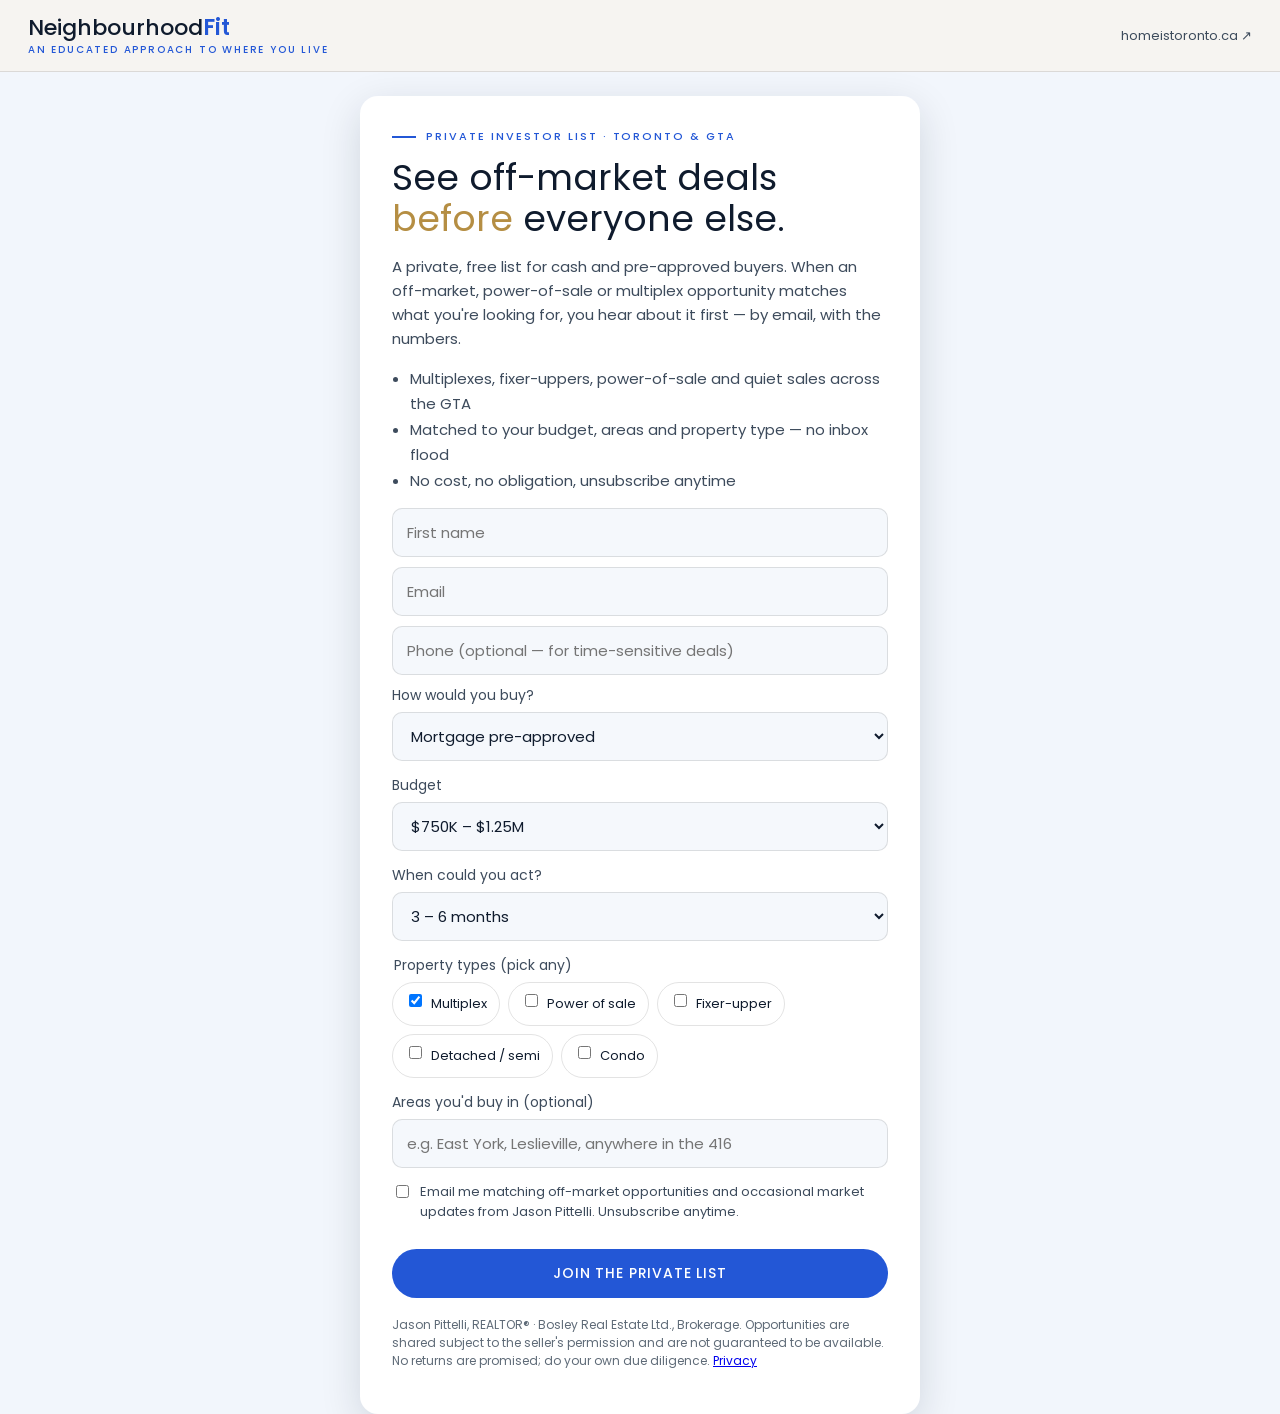
<file: offmarket.html>
<!doctype html>
<html lang="en">
<head>
  <meta charset="utf-8" />
  <meta name="viewport" content="width=device-width, initial-scale=1" />
  <title>Private Off-Market List — Toronto investors | Jason Pittelli, REALTOR®</title>
  <meta name="description" content="Join a private list of Toronto off-market, power-of-sale and multiplex opportunities for cash and pre-approved buyers. Free to join." />
  <link rel="icon" href="favicon.svg" type="image/svg+xml" />
  <link rel="preconnect" href="https://fonts.googleapis.com" />
  <link rel="preconnect" href="https://fonts.gstatic.com" crossorigin />
  <link rel="stylesheet" href="https://fonts.googleapis.com/css2?family=Poppins:wght@300;400;500;600&display=swap" />
  <link rel="stylesheet" href="styles.css?v=10" />
  <style>
    body { background: var(--sky); }
    .om { max-width: 560px; margin: 96px auto 48px; padding: 32px; background: #fff; border-radius: 18px; box-shadow: 0 12px 40px rgba(15,27,45,.14); }
    .om ul.points { padding-left: 18px; color: var(--slate); line-height: 1.7; font-size: 15px; }
    .om fieldset { border: 0; padding: 0; margin: 0 0 14px; }
    .om legend { font-size: 14px; color: var(--slate); margin-bottom: 6px; }
    .om .chips { display: flex; flex-wrap: wrap; gap: 8px; }
    .om .chips label { display: inline-flex; gap: 6px; align-items: center; margin: 0; padding: 8px 12px; border: 1px solid var(--line); border-radius: 999px; font-size: 13px; color: var(--navy); }
    .om .hp { position: absolute; left: -9999px; }
    .om .done { color: #1e7b34; font-weight: 500; }
    .om .fine { font-size: 12px; color: var(--muted); margin-top: 18px; line-height: 1.5; }
  </style>
</head>
<body>
  <header class="topbar">
    <a class="logo" href="./"><span class="logo-a">Neighbourhood</span><span class="logo-b">Fit</span><small>An educated approach to where you live</small></a>
    <a class="tag" href="https://homeistoronto.ca" target="_blank" rel="noopener">homeistoronto.ca ↗</a>
  </header>

  <main class="om">
    <p class="eyebrow">Private investor list · Toronto &amp; GTA</p>
    <h1>See off-market deals <em>before</em> everyone else.</h1>
    <p class="lead">A private, free list for cash and pre-approved buyers. When an off-market, power-of-sale or multiplex opportunity matches what you're looking for, you hear about it first — by email, with the numbers.</p>
    <ul class="points">
      <li>Multiplexes, fixer-uppers, power-of-sale and quiet sales across the GTA</li>
      <li>Matched to your budget, areas and property type — no inbox flood</li>
      <li>No cost, no obligation, unsubscribe anytime</li>
    </ul>

    <form id="om-form" novalidate>
      <input id="name" placeholder="First name" required autocomplete="given-name" />
      <input id="email" type="email" placeholder="Email" required autocomplete="email" />
      <input id="phone" type="tel" placeholder="Phone (optional — for time-sensitive deals)" autocomplete="tel" />
      <input class="hp" id="website" name="website" tabindex="-1" autocomplete="off" aria-hidden="true" />

      <label>How would you buy?
        <select id="power">
          <option value="cash">Cash</option>
          <option value="preapproved" selected>Mortgage pre-approved</option>
          <option value="financing">Still arranging financing</option>
        </select>
      </label>
      <label>Budget
        <select id="budget">
          <option>Under $750K</option>
          <option selected>$750K – $1.25M</option>
          <option>$1.25M – $2M</option>
          <option>$2M+</option>
        </select>
      </label>
      <label>When could you act?
        <select id="timeline">
          <option value="0-3">Within 3 months</option>
          <option value="3-6" selected>3 – 6 months</option>
          <option value="6-12">6 – 12 months</option>
          <option value="12+">Just watching the market</option>
        </select>
      </label>
      <fieldset>
        <legend>Property types (pick any)</legend>
        <div class="chips" id="types">
          <label><input type="checkbox" value="Multiplex" checked /> Multiplex</label>
          <label><input type="checkbox" value="Power of sale" /> Power of sale</label>
          <label><input type="checkbox" value="Fixer-upper" /> Fixer-upper</label>
          <label><input type="checkbox" value="Detached/semi" /> Detached / semi</label>
          <label><input type="checkbox" value="Condo" /> Condo</label>
        </div>
      </fieldset>
      <label>Areas you'd buy in (optional)
        <input id="areas" placeholder="e.g. East York, Leslieville, anywhere in the 416" />
      </label>
      <label class="check small"><input type="checkbox" id="consent" required /> Email me matching off-market opportunities and occasional market updates from Jason Pittelli. Unsubscribe anytime.</label>
      <p class="small" id="err" role="alert"></p>
      <button class="btn primary" type="submit">Join the private list</button>
    </form>

    <p class="fine">Jason Pittelli, REALTOR® · Bosley Real Estate Ltd., Brokerage. Opportunities are shared subject to the seller's permission and are not guaranteed to be available. No returns are promised; do your own due diligence. <a href="privacy.html">Privacy</a></p>
  </main>

  <script src="config.js?v=10"></script>
  <script>
  (() => {
    const C = window.CONFIG, $ = (s) => document.querySelector(s);
    if (C.googleAdsId) {
      const s = document.createElement("script"); s.async = true;
      s.src = "https://www.googletagmanager.com/gtag/js?id=" + encodeURIComponent(C.googleAdsId);
      document.head.appendChild(s);
      window.dataLayer = window.dataLayer || [];
      window.gtag = function () { dataLayer.push(arguments); };
      gtag("js", new Date()); gtag("config", C.googleAdsId);
    }
    const score = (d) => {
      let s = { cash: 50, preapproved: 35, financing: 0 }[d.power] || 0;
      s += { "0-3": 30, "3-6": 15 }[d.timeline] || 0;
      if (d.phone) s += 15;
      return { score: s, tier: s >= 60 ? "HOT" : s >= 30 ? "WARM" : "NURTURE" };
    };
    let busy = false;
    $("#om-form").addEventListener("submit", async (e) => {
      e.preventDefault();
      if (busy) return;
      const name = $("#name").value.trim(), email = $("#email").value.trim();
      if (!name || !/^[^\s@]+@[^\s@]+\.[^\s@]{2,}$/.test(email) || !$("#consent").checked) {
        $("#err").textContent = "Please add your first name, a valid email and tick the consent box.";
        return;
      }
      busy = true;
      if ($("#website").value) { $("#om-form").innerHTML = '<p class="done">✓ Thanks — you\'re on the list.</p>'; return; } // spam trap: no lead, no ad conversion
      const btn = $("#om-form button"); btn.disabled = true; btn.textContent = "Adding you…";
      const q = new URLSearchParams(location.search);
      const power = $("#power").value;
      const types = [...document.querySelectorAll("#types input:checked")].map((i) => i.value).join(", ");
      const lead = {
        createdAt: new Date().toISOString(), name, email,
        phone: $("#phone").value.trim(), website: $("#website").value,
        stage: "CASH BUYER LIST — " + $("#power").selectedOptions[0].text,
        timeline: $("#timeline").value, preapproved: power !== "financing",
        budget: $("#budget").value,
        topMatches: "Types: " + (types || "any") + " | Areas: " + ($("#areas").value.trim() || "any"),
        priorities: "offmarket-list",
        source: q.get("utm_source") || document.referrer || "direct",
        campaign: [q.get("utm_campaign"), q.get("gclid") && "gclid:" + q.get("gclid")].filter(Boolean).join(" ")
      };
      Object.assign(lead, score({ power, timeline: lead.timeline, phone: lead.phone }));
      try {
        if (C.leadEndpoint) await fetch(C.leadEndpoint, { method: "POST", mode: "no-cors", headers: { "Content-Type": "text/plain" }, body: JSON.stringify(lead) });
      } catch (err) { console.warn("Signup send failed", err); }
      try { localStorage.setItem("nf_offmarket_signup", JSON.stringify(lead)); } catch (_) {}
      if (window.gtag && C.googleAdsId && C.googleAdsLeadLabel) {
        gtag("event", "conversion", { send_to: C.googleAdsId + "/" + C.googleAdsLeadLabel, value: lead.tier === "HOT" ? 50 : lead.tier === "WARM" ? 20 : 5, currency: "CAD" });
      }
      $("#om-form").innerHTML = '<p class="done">✓ You\'re on the list, ' + name.replace(/[<>&"]/g, "") + '. Jason will email you when a matching opportunity comes up.</p>';
    });
  })();
  </script>
</body>
</html>
</file>
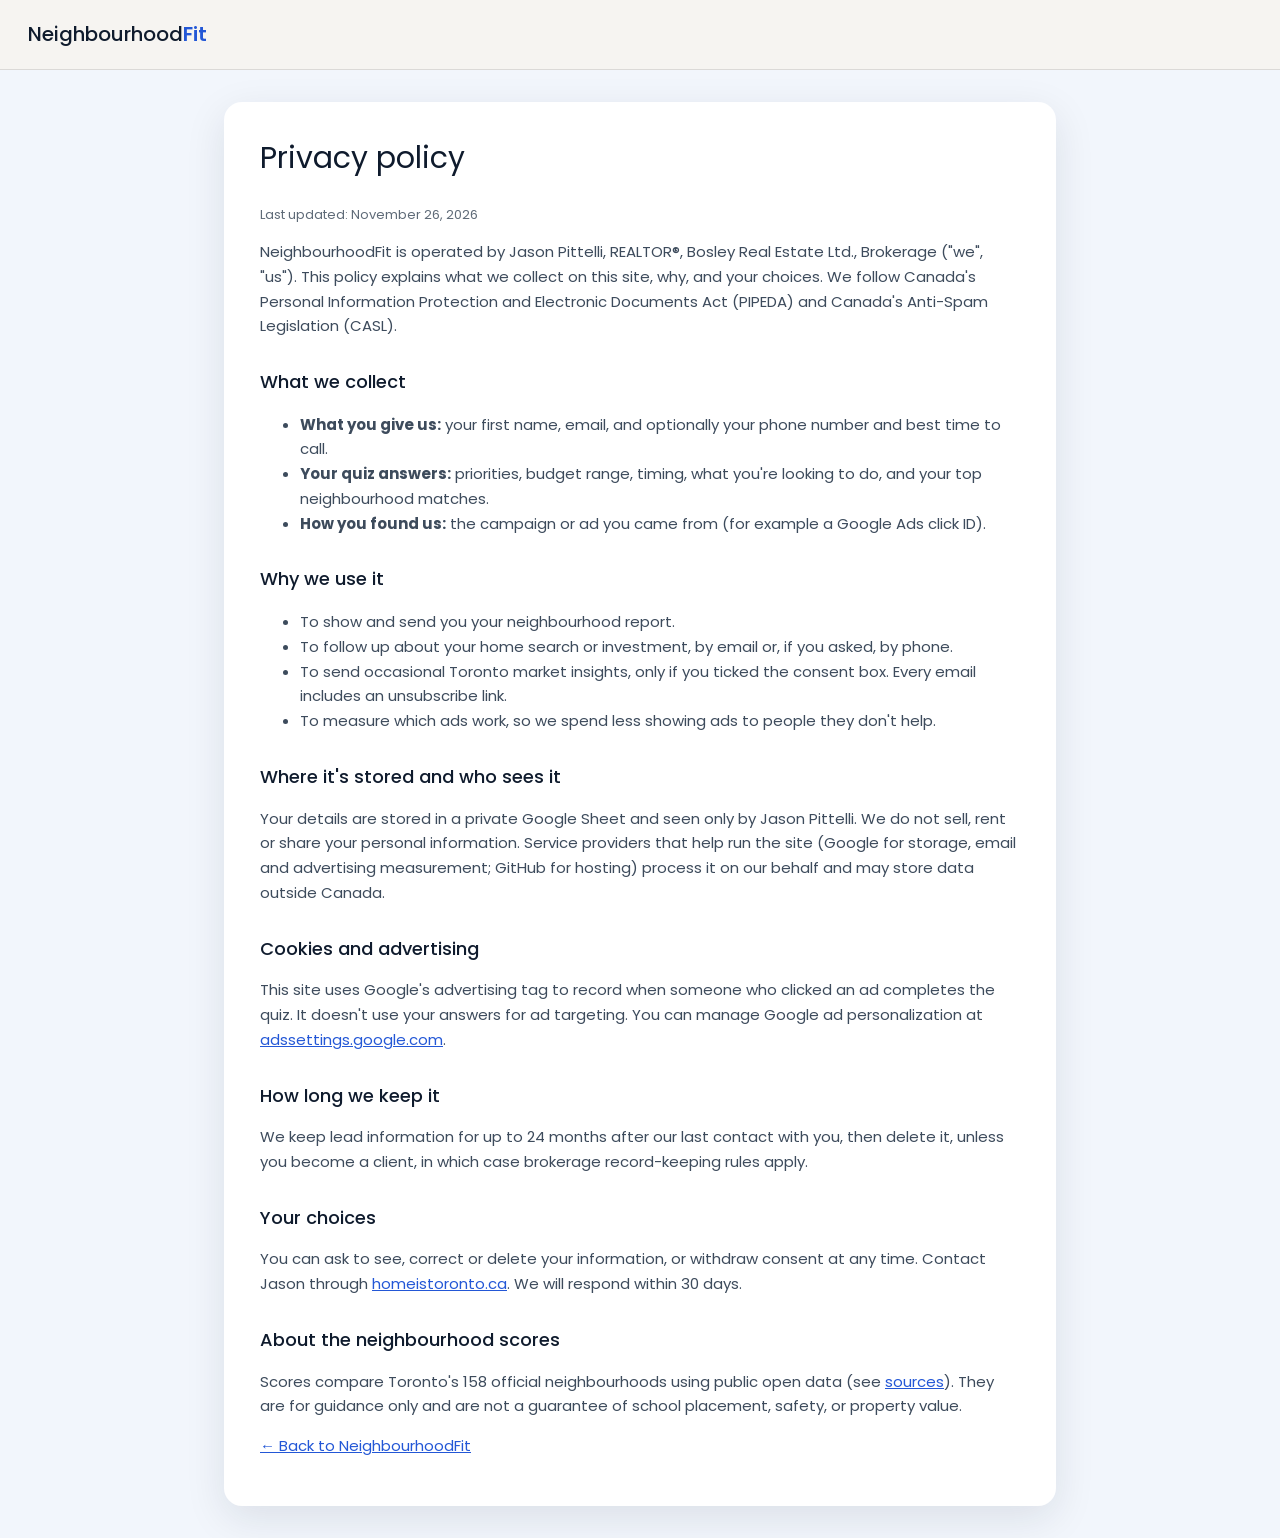
<file: privacy.html>
<!doctype html>
<html lang="en">
<head>
  <meta charset="utf-8" />
  <meta name="viewport" content="width=device-width, initial-scale=1" />
  <title>Privacy policy — NeighbourhoodFit</title>
  <link rel="icon" href="favicon.svg" type="image/svg+xml" />
  <link rel="stylesheet" href="https://fonts.googleapis.com/css2?family=Poppins:wght@400;500;600&display=swap" />
  <style>
    body { margin: 0; font-family: Poppins, "Helvetica Neue", Arial, sans-serif; color: #0f1b2d; background: #f2f6fc; line-height: 1.65; }
    header { background: #f6f4f1; border-bottom: 1px solid rgba(26,26,26,.12); padding: 18px 28px; }
    header a { color: #0f1b2d; text-decoration: none; font-size: 20px; font-weight: 500; }
    header a span { color: #2357d6; font-weight: 600; }
    main { max-width: 760px; margin: 32px auto; background: #fff; padding: 32px 36px; border-radius: 18px; box-shadow: 0 12px 40px rgba(15,27,45,.10); }
    h1 { font-weight: 400; font-size: 30px; margin-top: 0; }
    h2 { font-weight: 500; font-size: 18px; margin-top: 28px; }
    p, li { color: #3d4b5c; font-size: 15px; }
    a { color: #2357d6; }
    .muted { color: #5f6b78; font-size: 13px; }
  </style>
</head>
<body>
  <header><a href="./">Neighbourhood<span>Fit</span></a></header>
  <main>
    <h1>Privacy policy</h1>
    <p class="muted">Last updated: November 26, 2026</p>

    <p>NeighbourhoodFit is operated by Jason Pittelli, REALTOR®, Bosley Real Estate Ltd., Brokerage ("we", "us"). This policy explains what we collect on this site, why, and your choices. We follow Canada's Personal Information Protection and Electronic Documents Act (PIPEDA) and Canada's Anti-Spam Legislation (CASL).</p>

    <h2>What we collect</h2>
    <ul>
      <li><strong>What you give us:</strong> your first name, email, and optionally your phone number and best time to call.</li>
      <li><strong>Your quiz answers:</strong> priorities, budget range, timing, what you're looking to do, and your top neighbourhood matches.</li>
      <li><strong>How you found us:</strong> the campaign or ad you came from (for example a Google Ads click ID).</li>
    </ul>

    <h2>Why we use it</h2>
    <ul>
      <li>To show and send you your neighbourhood report.</li>
      <li>To follow up about your home search or investment, by email or, if you asked, by phone.</li>
      <li>To send occasional Toronto market insights, only if you ticked the consent box. Every email includes an unsubscribe link.</li>
      <li>To measure which ads work, so we spend less showing ads to people they don't help.</li>
    </ul>

    <h2>Where it's stored and who sees it</h2>
    <p>Your details are stored in a private Google Sheet and seen only by Jason Pittelli. We do not sell, rent or share your personal information. Service providers that help run the site (Google for storage, email and advertising measurement; GitHub for hosting) process it on our behalf and may store data outside Canada.</p>

    <h2>Cookies and advertising</h2>
    <p>This site uses Google's advertising tag to record when someone who clicked an ad completes the quiz. It doesn't use your answers for ad targeting. You can manage Google ad personalization at <a href="https://adssettings.google.com" target="_blank" rel="noopener">adssettings.google.com</a>.</p>

    <h2>How long we keep it</h2>
    <p>We keep lead information for up to 24 months after our last contact with you, then delete it, unless you become a client, in which case brokerage record-keeping rules apply.</p>

    <h2>Your choices</h2>
    <p>You can ask to see, correct or delete your information, or withdraw consent at any time. Contact Jason through <a href="https://homeistoronto.ca" target="_blank" rel="noopener">homeistoronto.ca</a>. We will respond within 30 days.</p>

    <h2>About the neighbourhood scores</h2>
    <p>Scores compare Toronto's 158 official neighbourhoods using public open data (see <a href="data/SOURCES.md">sources</a>). They are for guidance only and are not a guarantee of school placement, safety, or property value.</p>

    <p><a href="./">← Back to NeighbourhoodFit</a></p>
  </main>
</body>
</html>
</file>
<file: styles.css>
/* Palette matched to homeistoronto.ca: navy ink, royal-blue pill buttons, gold accent, cream header, Poppins. */
:root {
  --navy: #0f1b2d;
  --blue: #2357d6;
  --blue-hover: #1f4fbf;
  --gold: #b58e43;
  --cream: #f6f4f1;
  --sky: #f2f6fc;
  --sky-2: #f5f8fc;
  --slate: #3d4b5c;
  --muted: #5f6b78;
  --line: rgba(26, 26, 26, 0.12);
  font-family: Poppins, "Helvetica Neue", Arial, sans-serif;
}
* { box-sizing: border-box; }
html, body { margin: 0; height: 100%; background: var(--sky); color: var(--navy); }
#map { position: fixed; inset: 72px 0 0 0; z-index: 0; }

.topbar {
  position: fixed; top: 0; left: 0; right: 0; height: 72px; z-index: 20;
  background: var(--cream); border-bottom: 1px solid var(--line);
  display: flex; align-items: center; justify-content: space-between; padding: 0 28px;
}
.logo { font-size: 22px; font-weight: 500; color: var(--navy); text-decoration: none; line-height: 1.1; }
.logo small { display: block; font-size: 10px; font-weight: 500; letter-spacing: .18em; text-transform: uppercase; color: var(--blue); margin-top: 4px; }
.topbar .tag { font-size: 13px; color: var(--slate); text-decoration: none; }
.topbar .tag:hover { color: var(--blue); }

.panel {
  position: relative; z-index: 10;
  width: min(470px, calc(100% - 32px));
  margin: 96px 28px 24px; padding: 32px;
  background: #fff; border-radius: 18px;
  box-shadow: 0 12px 40px rgba(15, 27, 45, .14);
  max-height: calc(100vh - 120px); overflow-y: auto;
}
.step { display: none; }
.step.active { display: block; animation: fade .25s ease; }
@keyframes fade { from { opacity: 0; transform: translateY(6px); } to { opacity: 1; } }

.eyebrow { color: var(--blue); font-size: 11px; font-weight: 500; letter-spacing: .18em; text-transform: uppercase; margin: 0 0 12px; display: flex; align-items: center; gap: 10px; }
.eyebrow::before { content: ""; width: 24px; height: 2px; background: var(--blue); }
h1 { font-weight: 400; font-size: 36px; line-height: 1.15; margin: 0 0 14px; color: var(--navy); }
h1 em { font-style: normal; color: var(--gold); }
h2 { font-weight: 400; font-size: 26px; margin: 0 0 18px; color: var(--navy); }
.lead { color: var(--slate); line-height: 1.6; font-size: 15px; }
.small { font-size: 13px; color: var(--muted); line-height: 1.5; }
.proof { display: flex; gap: 22px; margin: 20px 0 4px; padding: 16px 0 0; list-style: none; border-top: 1px solid var(--line); }
.proof li { font-size: 12px; color: var(--muted); }
.proof b { display: block; font-size: 20px; font-weight: 500; color: var(--navy); }

.btn { display: inline-block; border: 0; border-radius: 999px; padding: 14px 22px; font-size: 14px; font-weight: 500; letter-spacing: .06em; text-transform: uppercase; cursor: pointer; text-decoration: none; margin-top: 14px; font-family: inherit; text-align: center; }
.btn.primary { background: var(--blue); color: #fff; width: 100%; }
.btn.primary:hover { background: var(--blue-hover); }
.btn.ghost { background: transparent; color: var(--slate); border: 1px solid var(--line); width: 100%; }

.slider { margin-bottom: 14px; }
.slider .row { display: flex; justify-content: space-between; font-size: 14px; margin-bottom: 4px; color: var(--slate); }
.slider .row span:last-child { color: var(--blue); font-weight: 500; }
input[type=range] { width: 100%; accent-color: var(--blue); }

label { display: block; font-size: 14px; margin-bottom: 14px; color: var(--slate); }
select, input:not([type=checkbox]):not([type=range]) {
  display: block; width: 100%; margin-top: 6px; padding: 12px 14px;
  background: var(--sky-2); color: var(--navy); border: 1px solid var(--line); border-radius: 10px; font-size: 15px; font-family: inherit;
}
select:focus, input:focus { outline: 2px solid var(--blue); outline-offset: 1px; }
form input { margin-bottom: 10px; }
label.check { display: flex; gap: 8px; align-items: flex-start; color: var(--slate); }
label.check input { margin-top: 3px; accent-color: var(--blue); }

.teaser { padding: 0; list-style: none; counter-reset: r; margin: 0 0 16px; }
.teaser li { counter-increment: r; display: flex; justify-content: space-between; align-items: center; padding: 13px 16px; background: var(--sky); border-radius: 12px; margin-bottom: 8px; }
.teaser li::before { content: counter(r); color: var(--gold); font-weight: 600; margin-right: 12px; }
.teaser li .nm { flex: 1; font-weight: 500; }
.teaser li.locked .nm { filter: blur(5px); user-select: none; }
.pct { color: var(--blue); font-weight: 600; }

.card { border: 1px solid var(--line); border-radius: 14px; padding: 16px; margin-bottom: 10px; cursor: pointer; transition: border-color .15s, background .15s; }
.card:hover { border-color: var(--gold); background: var(--sky-2); }
.card h3 { margin: 0 0 4px; font-size: 16px; font-weight: 500; display: flex; justify-content: space-between; color: var(--navy); }
.bars { display: grid; grid-template-columns: 1fr 1fr; gap: 6px 14px; margin-top: 10px; }
.bar { font-size: 12px; color: var(--muted); }
.bar i { display: block; height: 5px; border-radius: 3px; background: #e6ebf3; margin-top: 3px; overflow: hidden; }
.bar i b { display: block; height: 100%; background: var(--blue); }
.more { font-size: 13px; color: var(--muted); margin: 6px 0 0; }
.cta { margin-top: 18px; padding: 18px; border-radius: 14px; background: var(--navy); color: #fff; }
.cta p { margin: 0 0 4px; }
.cta strong { font-weight: 500; font-size: 17px; }
.cta .small { color: #c9d3e0; }
.cta .who { color: var(--gold); font-size: 11px; letter-spacing: .14em; text-transform: uppercase; margin-bottom: 8px; }
.callback { margin-top: 12px; }
.callback input, .callback select { margin: 0 0 8px; background: #fff; }
.callback .btn { margin-top: 4px; }
.callback .btn:disabled { opacity: .6; cursor: default; }
.callback .done { color: #9fe0b0; font-weight: 500; margin: 8px 0 0; }

.disclaimer { position: fixed; right: 0; bottom: 0; z-index: 10; font-size: 11px; color: var(--muted); margin: 0; padding: 3px 10px; background: rgba(255,255,255,.88); }
.leaflet-container { background: var(--sky); font-family: inherit; }
.leaflet-tile-pane { filter: saturate(0.35) brightness(1.04); }

@media (max-width: 600px) {
  .topbar { padding: 0 16px; }
  .topbar .tag { display: none; }
  .panel { margin: 12px auto; margin-top: 38vh; padding: 24px; }
  h1 { font-size: 29px; }
}
.muted { opacity: .7; }
.facts { display: flex; flex-wrap: wrap; gap: 4px 6px; margin-top: 8px; }
.facts span { font-size: 11px; color: var(--muted); border: 1px solid var(--line); border-radius: 999px; padding: 2px 8px; }
.disclaimer a { color: inherit; }
.logo .logo-a { color: var(--navy); }
.logo .logo-b { color: var(--blue); font-weight: 600; }
</file>
